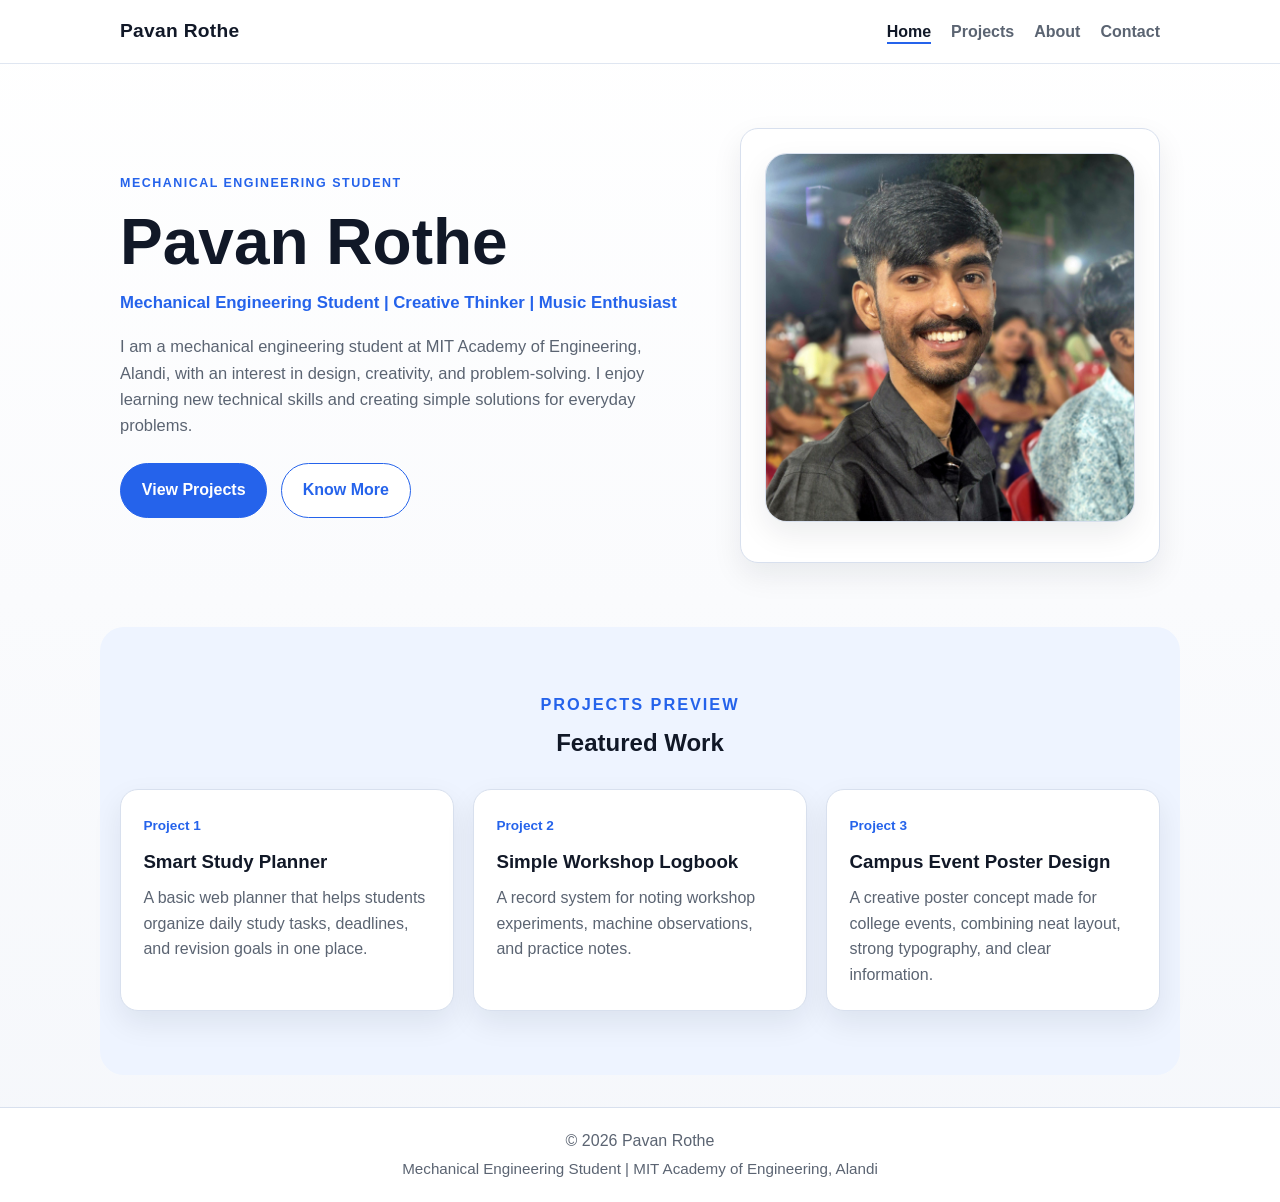
<file: index.html>
<!DOCTYPE html>
<html lang="en">
<head>
    <meta charset="UTF-8">
    <meta name="viewport" content="width=device-width, initial-scale=1.0">
    <title>Pavan Rothe | Portfolio</title>
    <link rel="stylesheet" href="style.css">
</head>
<body>
    <!-- Navigation -->
    <header class="site-header">
        <nav class="navbar">
            <div class="nav-container">
                <a class="brand" href="index.html">Pavan Rothe</a>
                <ul class="nav-menu">
                    <li><a href="index.html" class="nav-link active">Home</a></li>
                    <li><a href="projects.html" class="nav-link">Projects</a></li>
                    <li><a href="about.html" class="nav-link">About</a></li>
                    <li><a href="contact.html" class="nav-link">Contact</a></li>
                </ul>
            </div>
        </nav>
    </header>

    <main>
        <!-- Hero Section -->
        <section class="hero section">
            <div class="hero-grid">
                <div class="hero-content">
                    <p class="eyebrow">Mechanical Engineering Student</p>
                    <h1>Pavan Rothe</h1>
                    <p class="tagline">Mechanical Engineering Student | Creative Thinker | Music Enthusiast</p>
                    <p class="lead">
                        I am a mechanical engineering student at MIT Academy of Engineering, Alandi, with an interest in design, creativity, and problem-solving. I enjoy learning new technical skills and creating simple solutions for everyday problems.
                    </p>
                    <div class="hero-actions">
                        <a class="button" href="#projects">View Projects</a>
                        <a class="button button-outline" href="about.html">Know More</a>
                    </div>
                </div>

                <div class="hero-card">
                    <img class="profile-photo" src="WhatsApp%20Image%202026-05-06%20at%209.01.46%20PM.jpeg" alt="Pavan Rothe profile photo">
                    
                    <ul class="mini-list">
                    
                    </ul>
                </div>
            </div>
        </section>

        <!-- Featured Projects Preview -->
        <section class="section section-soft" id="projects">
            <div class="section-header">
                <p class="eyebrow">Projects Preview</p>
                <h2>Featured Work</h2>
            
            </div>

            <div class="card-grid">
                <article class="card">
                    <span class="card-tag">Project 1</span>
                    <h3>Smart Study Planner</h3>
                    <p>A basic web planner that helps students organize daily study tasks, deadlines, and revision goals in one place.</p>
                </article>

                <article class="card">
                    <span class="card-tag">Project 2</span>
                    <h3>Simple Workshop Logbook</h3>
                    <p>A record system for noting workshop experiments, machine observations, and practice notes.</p>
                </article>

                <article class="card">
                    <span class="card-tag">Project 3</span>
                    <h3>Campus Event Poster Design</h3>
                    <p>A creative poster concept made for college events, combining neat layout, strong typography, and clear information.</p>
                </article>
            </div>
        </section>
    </main>

    <!-- Footer -->
    <footer class="site-footer">
        <div class="footer-content">
            <p>© 2026 Pavan Rothe</p>
            <p>Mechanical Engineering Student | MIT Academy of Engineering, Alandi</p>
        </div>
    </footer>
</body>
</html>
</file>
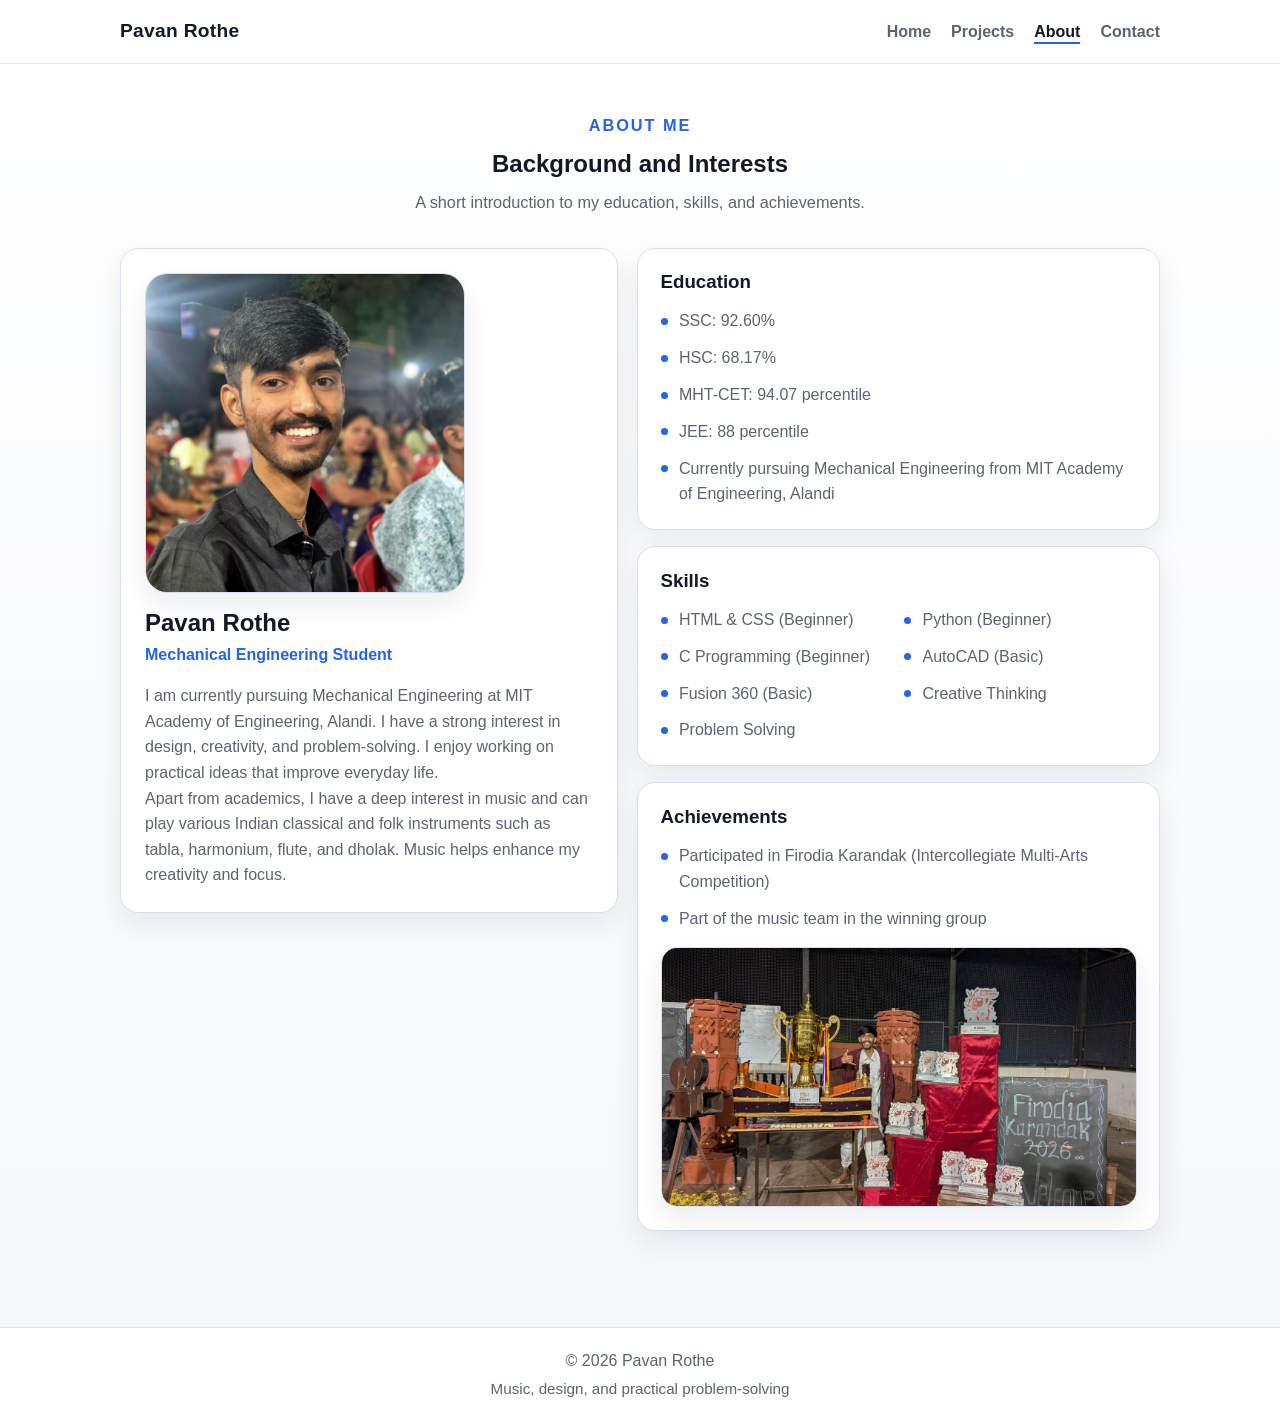
<file: about.html>
<!DOCTYPE html>
<html lang="en">
<head>
    <meta charset="UTF-8">
    <meta name="viewport" content="width=device-width, initial-scale=1.0">
    <title>About | Pavan Rothe</title>
    <link rel="stylesheet" href="style.css">
</head>
<body>
    <header class="site-header">
        <nav class="navbar">
            <div class="nav-container">
                <a class="brand" href="index.html">Pavan Rothe</a>
                <ul class="nav-menu">
                    <li><a href="index.html" class="nav-link">Home</a></li>
                    <li><a href="projects.html" class="nav-link">Projects</a></li>
                    <li><a href="about.html" class="nav-link active">About</a></li>
                    <li><a href="contact.html" class="nav-link">Contact</a></li>
                </ul>
            </div>
        </nav>
    </header>

    <main>
        <section class="section page-hero">
            <div class="section-header">
                <p class="eyebrow">About Me</p>
                <h1>Background and Interests</h1>
                <p>A short introduction to my education, skills, and achievements.</p>
            </div>

            <div class="about-layout">
                <article class="profile-card">
                    <img class="profile-photo profile-photo-large" src="WhatsApp%20Image%202026-05-06%20at%209.01.46%20PM.jpeg" alt="Pavan Rothe profile photo">
                    <h2>Pavan Rothe</h2>
                    <p class="subtitle">Mechanical Engineering Student</p>
                    <p>
                        I am currently pursuing Mechanical Engineering at MIT Academy of Engineering, Alandi. I have a strong interest in design, creativity, and problem-solving. I enjoy working on practical ideas that improve everyday life.
                    </p>
                    <p>
                        Apart from academics, I have a deep interest in music and can play various Indian classical and folk instruments such as tabla, harmonium, flute, and dholak. Music helps enhance my creativity and focus.
                    </p>
                </article>

                <div class="info-stack">
                    <article class="card info-card">
                        <h3>Education</h3>
                        <ul class="bullets">
                            <li>SSC: 92.60%</li>
                            <li>HSC: 68.17%</li>
                            <li>MHT-CET: 94.07 percentile</li>
                            <li>JEE: 88 percentile</li>
                            <li>Currently pursuing Mechanical Engineering from MIT Academy of Engineering, Alandi</li>
                        </ul>
                    </article>

                    <article class="card info-card">
                        <h3>Skills</h3>
                        <ul class="bullets two-column">
                            <li>HTML & CSS (Beginner)</li>
                            <li>Python (Beginner)</li>
                            <li>C Programming (Beginner)</li>
                            <li>AutoCAD (Basic)</li>
                            <li>Fusion 360 (Basic)</li>
                            <li>Creative Thinking</li>
                            <li>Problem Solving</li>
                        </ul>
                    </article>

                    <article class="card info-card">
                        <h3>Achievements</h3>
                        <ul class="bullets">
                            <li>Participated in Firodia Karandak (Intercollegiate Multi-Arts Competition)</li>
                            <li>Part of the music team in the winning group</li>
                        </ul>
                        <img class="achievement-photo" src="WhatsApp%20Image%202026-04-24%20at%209.06.42%20PM.jpeg" alt="Firodia Karandak achievement photo">
                    </article>
                </div>
            </div>
        </section>
    </main>

    <footer class="site-footer">
        <div class="footer-content">
            <p>© 2026 Pavan Rothe</p>
            <p>Music, design, and practical problem-solving</p>
        </div>
    </footer>
</body>
</html>
</file>
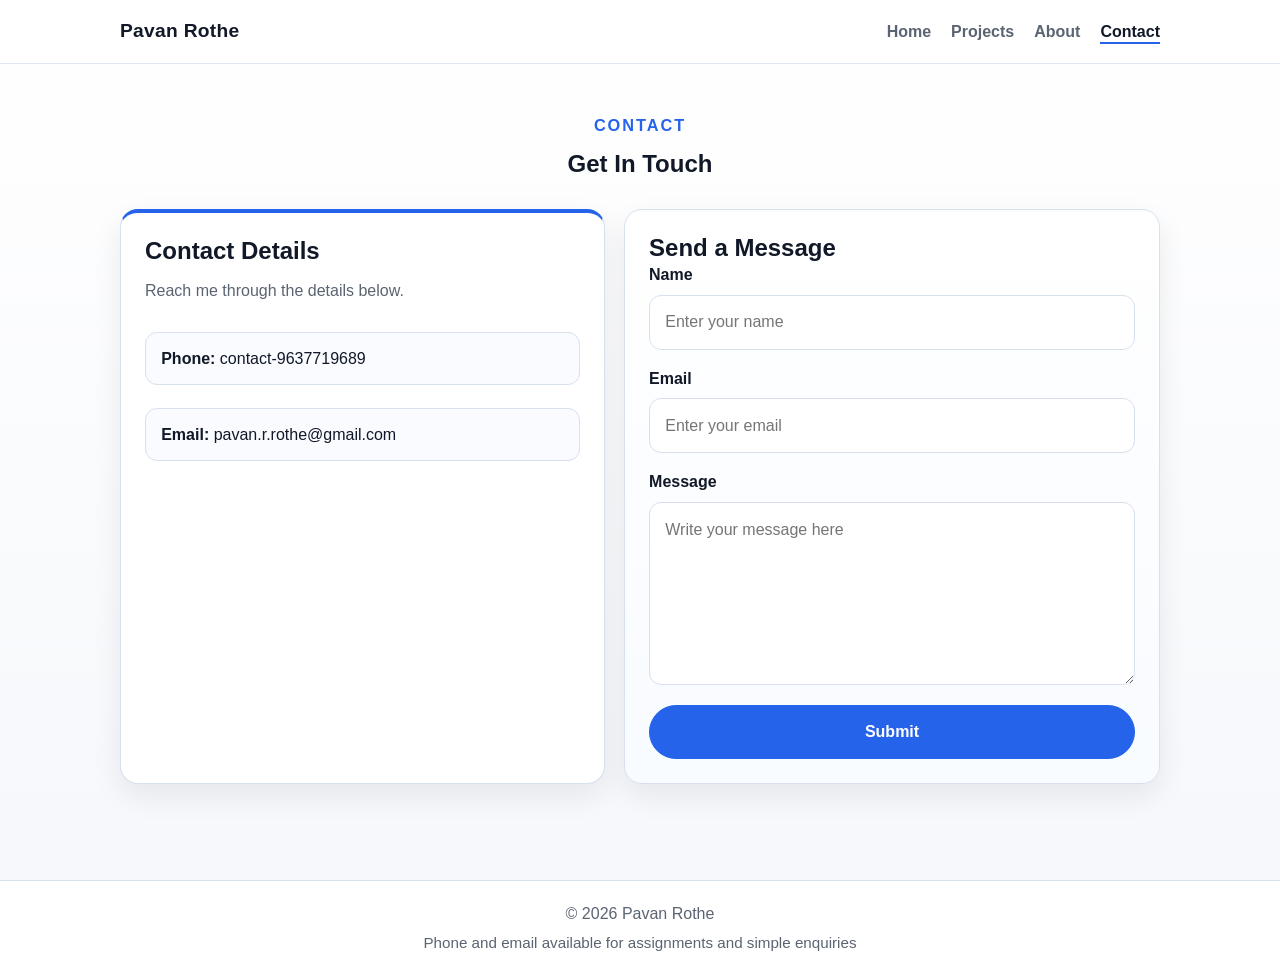
<file: contact.html>
<!DOCTYPE html>
<html lang="en">
<head>
    <meta charset="UTF-8">
    <meta name="viewport" content="width=device-width, initial-scale=1.0">
    <title>Contact | Pavan Rothe</title>
    <link rel="stylesheet" href="style.css">
</head>
<body>
    <header class="site-header">
        <nav class="navbar">
            <div class="nav-container">
                <a class="brand" href="index.html">Pavan Rothe</a>
                <ul class="nav-menu">
                    <li><a href="index.html" class="nav-link">Home</a></li>
                    <li><a href="projects.html" class="nav-link">Projects</a></li>
                    <li><a href="about.html" class="nav-link">About</a></li>
                    <li><a href="contact.html" class="nav-link active">Contact</a></li>
                </ul>
            </div>
        </nav>
    </header>

    <main>
        <section class="section page-hero contact-page">
            <div class="section-header">
                <p class="eyebrow">Contact</p>
                <h1>Get In Touch</h1>
               
            </div>

            <div class="contact-grid">
                <article class="card contact-card">
                    <h2>Contact Details</h2>
                    <p class="contact-summary">Reach me through the details below.</p>

                    <div class="contact-lines">
                        <p><strong>Phone:</strong> contact-9637719689</p>
                        <p><strong>Email:</strong> pavan.r.rothe@gmail.com</p>
                    </div>
                </article>

                <form class="card contact-form" action="#" method="post">
                    <h2>Send a Message</h2>
                    <div class="form-group">
                        <label for="name">Name</label>
                        <input type="text" id="name" name="name" placeholder="Enter your name">
                    </div>

                    <div class="form-group">
                        <label for="email">Email</label>
                        <input type="email" id="email" name="email" placeholder="Enter your email">
                    </div>

                    <div class="form-group">
                        <label for="message">Message</label>
                        <textarea id="message" name="message" rows="6" placeholder="Write your message here"></textarea>
                    </div>

                    <button type="submit" class="button">Submit</button>
                </form>
            </div>
        </section>
    </main>

    <footer class="site-footer">
        <div class="footer-content">
            <p>© 2026 Pavan Rothe</p>
            <p>Phone and email available for assignments and simple enquiries</p>
        </div>
    </footer>
</body>
</html>
</file>
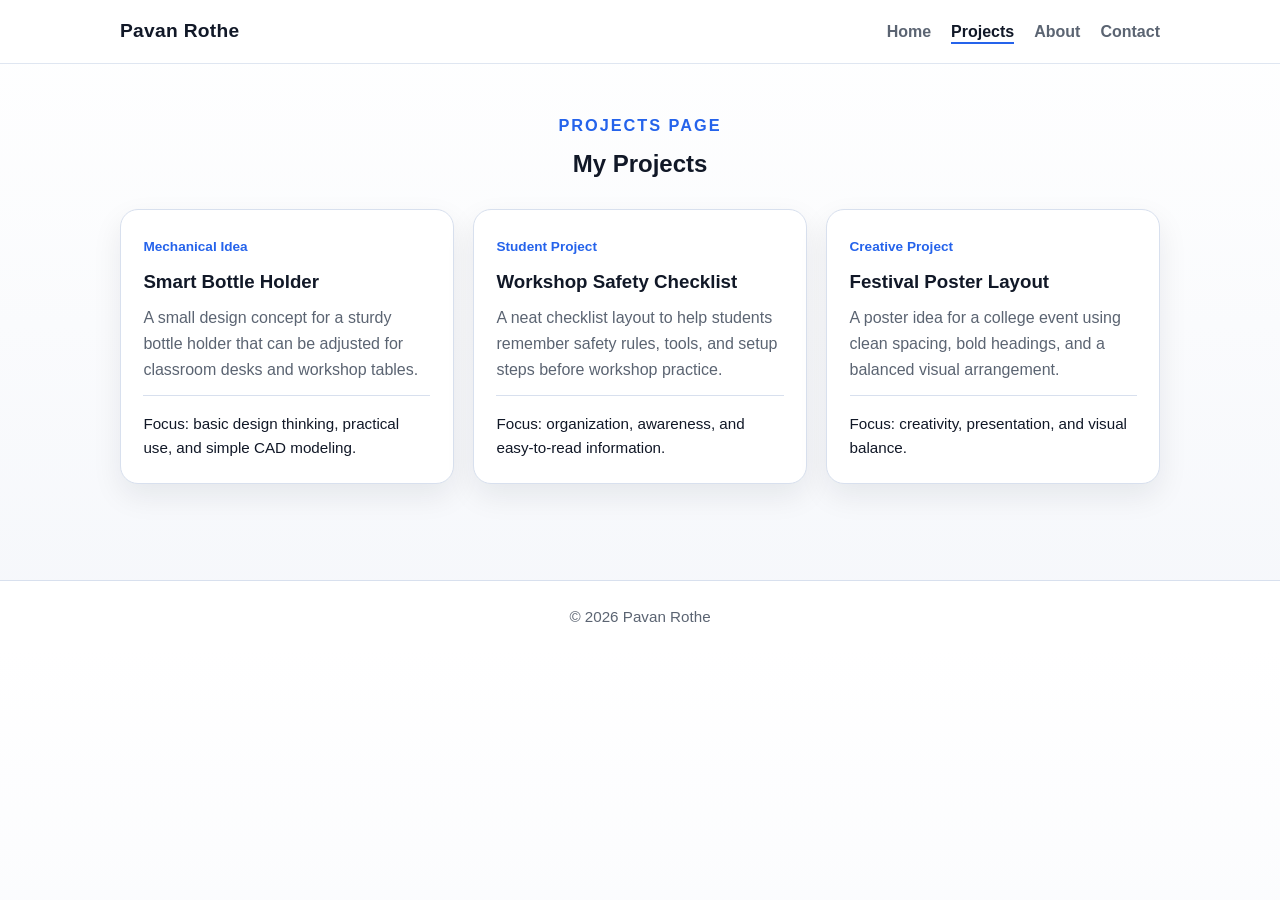
<file: projects.html>
<!DOCTYPE html>
<html lang="en">
<head>
    <meta charset="UTF-8">
    <meta name="viewport" content="width=device-width, initial-scale=1.0">
    <title>Projects | Pavan Rothe</title>
    <link rel="stylesheet" href="style.css">
</head>
<body>
    <header class="site-header">
        <nav class="navbar">
            <div class="nav-container">
                <a class="brand" href="index.html">Pavan Rothe</a>
                <ul class="nav-menu">
                    <li><a href="index.html" class="nav-link">Home</a></li>
                    <li><a href="projects.html" class="nav-link active">Projects</a></li>
                    <li><a href="about.html" class="nav-link">About</a></li>
                    <li><a href="contact.html" class="nav-link">Contact</a></li>
                </ul>
            </div>
        </nav>
    </header>

    <main>
        <section class="section page-hero">
            <div class="section-header">
                <p class="eyebrow">Projects Page</p>
                <h1>My Projects</h1>
               
            </div>

            <div class="card-grid projects-page-grid">
                <article class="card project-card">
                    <span class="card-tag">Mechanical Idea</span>
                    <h3>Smart Bottle Holder</h3>
                    <p>A small design concept for a sturdy bottle holder that can be adjusted for classroom desks and workshop tables.</p>
                    <p class="card-note">Focus: basic design thinking, practical use, and simple CAD modeling.</p>
                </article>

                <article class="card project-card">
                    <span class="card-tag">Student Project</span>
                    <h3>Workshop Safety Checklist</h3>
                    <p>A neat checklist layout to help students remember safety rules, tools, and setup steps before workshop practice.</p>
                    <p class="card-note">Focus: organization, awareness, and easy-to-read information.</p>
                </article>

                <article class="card project-card">
                    <span class="card-tag">Creative Project</span>
                    <h3>Festival Poster Layout</h3>
                    <p>A poster idea for a college event using clean spacing, bold headings, and a balanced visual arrangement.</p>
                    <p class="card-note">Focus: creativity, presentation, and visual balance.</p>
                </article>
            </div>
        </section>
    </main>

    <footer class="site-footer">
        <div class="footer-content">
            <p>© 2026 Pavan Rothe</p>
            
        </div>
    </footer>
</body>
</html>
</file>
<file: style.css>
* {
    margin: 0;
    padding: 0;
    box-sizing: border-box;
}

:root {
    --bg: #f5f7fb;
    --surface: #ffffff;
    --surface-soft: #eef4ff;
    --text: #111827;
    --muted: #5b6472;
    --border: #d8e0ee;
    --accent: #2563eb;
    --accent-dark: #1d4ed8;
    --shadow: 0 12px 30px rgba(17, 24, 39, 0.08);
    --max-width: 1080px;
    --radius: 18px;
}

html {
    scroll-behavior: smooth;
}

body {
    font-family: "Segoe UI", Arial, sans-serif;
    background: linear-gradient(180deg, #ffffff 0%, var(--bg) 100%);
    color: var(--text);
    line-height: 1.6;
}

img {
    max-width: 100%;
    display: block;
}

a {
    color: inherit;
    text-decoration: none;
}

button,
input,
textarea {
    font: inherit;
}

h1,
h2,
h3 {
    line-height: 1.15;
}

p {
    color: var(--muted);
}

.site-header {
    position: sticky;
    top: 0;
    z-index: 100;
    background: rgba(255, 255, 255, 0.9);
    backdrop-filter: blur(10px);
    border-bottom: 1px solid rgba(216, 224, 238, 0.8);
}

.navbar {
    max-width: var(--max-width);
    margin: 0 auto;
    padding: 1rem 1.25rem;
}

.nav-container {
    display: flex;
    align-items: center;
    justify-content: space-between;
    gap: 1rem;
}

.brand {
    font-size: 1.2rem;
    font-weight: 700;
    letter-spacing: 0.3px;
}

.nav-menu {
    list-style: none;
    display: flex;
    flex-wrap: wrap;
    gap: 1.25rem;
}

.nav-link {
    position: relative;
    font-weight: 600;
    color: var(--muted);
    padding-bottom: 0.25rem;
}

.nav-link::after {
    content: "";
    position: absolute;
    left: 0;
    bottom: 0;
    width: 0;
    height: 2px;
    background: var(--accent);
    transition: width 0.2s ease;
}

.nav-link:hover,
.nav-link.active {
    color: var(--text);
}

.nav-link:hover::after,
.nav-link.active::after {
    width: 100%;
}

.section {
    max-width: var(--max-width);
    margin: 0 auto;
    padding: 4rem 1.25rem;
    scroll-margin-top: 90px;
}

.section-soft {
    background: var(--surface-soft);
    border-radius: calc(var(--radius) + 6px);
    margin-top: 0;
    margin-bottom: 0;
}

.page-hero {
    padding-top: 3rem;
}

.section-header {
    text-align: center;
    max-width: 720px;
    margin: 0 auto 2rem;
}

.section-header h1,
.section-header h2 {
    margin-bottom: 0.75rem;
    color: var(--text);
}

.section-header p {
    font-size: 1.02rem;
}

.eyebrow {
    color: var(--accent);
    font-weight: 700;
    text-transform: uppercase;
    letter-spacing: 0.12em;
    font-size: 0.78rem;
    margin-bottom: 0.75rem;
}

.hero-grid {
    display: grid;
    grid-template-columns: 1.35fr 0.95fr;
    gap: 1.5rem;
    align-items: center;
}

.hero-content h1 {
    font-size: clamp(2.3rem, 5vw, 4rem);
    margin-bottom: 0.7rem;
}

.tagline {
    font-size: 1.05rem;
    font-weight: 600;
    color: var(--accent);
    margin-bottom: 1rem;
}

.lead {
    font-size: 1.03rem;
    max-width: 62ch;
}

.hero-actions {
    display: flex;
    flex-wrap: wrap;
    gap: 0.85rem;
    margin-top: 1.5rem;
}

.button {
    display: inline-flex;
    align-items: center;
    justify-content: center;
    min-height: 48px;
    padding: 0.85rem 1.3rem;
    border-radius: 999px;
    background: var(--accent);
    color: #fff;
    font-weight: 700;
    border: 1px solid var(--accent);
    transition: transform 0.2s ease, background 0.2s ease, border-color 0.2s ease;
}

.button:hover {
    transform: translateY(-2px);
    background: var(--accent-dark);
    border-color: var(--accent-dark);
    color: #fff;
}

.button-outline {
    background: #fff;
    color: var(--accent);
}

.button-outline:hover {
    background: var(--surface-soft);
    color: var(--accent-dark);
}

.hero-card,
.profile-card,
.card,
.contact-card,
.contact-form {
    background: var(--surface);
    border: 1px solid var(--border);
    border-radius: var(--radius);
    box-shadow: var(--shadow);
}

.hero-card {
    padding: 1.5rem;
}

.profile-photo {
    width: 100%;
    aspect-ratio: 1 / 1;
    object-fit: cover;
    border-radius: 22px;
    border: 1px solid var(--border);
    box-shadow: var(--shadow);
    margin-bottom: 1rem;
    background: #eef2ff;
}

.profile-photo-large {
    max-width: 320px;
}

.profile-badge {
    width: 76px;
    height: 76px;
    border-radius: 20px;
    display: grid;
    place-items: center;
    background: var(--accent);
    color: #fff;
    font-size: 1.35rem;
    font-weight: 800;
    margin-bottom: 1rem;
}

.profile-badge-lg {
    width: 88px;
    height: 88px;
    margin-bottom: 1.25rem;
}

.hero-card h2,
.profile-card h2,
.card h3,
.contact-card h2,
.contact-form h2 {
    color: var(--text);
}

.mini-list,
.bullets {
    list-style: none;
    display: grid;
    gap: 0.7rem;
    margin-top: 1rem;
}

.mini-list li,
.bullets li {
    position: relative;
    padding-left: 1.15rem;
    color: var(--muted);
}

.mini-list li::before,
.bullets li::before {
    content: "";
    position: absolute;
    left: 0;
    top: 0.6rem;
    width: 7px;
    height: 7px;
    border-radius: 50%;
    background: var(--accent);
}

.card-grid {
    display: grid;
    grid-template-columns: repeat(3, minmax(0, 1fr));
    gap: 1.2rem;
}

.card {
    padding: 1.4rem;
}

.card-tag {
    display: inline-block;
    margin-bottom: 0.85rem;
    color: var(--accent);
    font-weight: 700;
    font-size: 0.85rem;
}

.card p {
    margin-top: 0.8rem;
}

.card-note {
    font-size: 0.95rem;
    color: var(--text);
    margin-top: 1rem;
    padding-top: 1rem;
    border-top: 1px solid var(--border);
}

.projects-page-grid .project-card {
    min-height: 100%;
}

.about-layout {
    display: grid;
    grid-template-columns: 1fr 1.05fr;
    gap: 1.2rem;
    align-items: start;
}

.profile-card {
    padding: 1.5rem;
}

.subtitle {
    color: var(--accent);
    font-weight: 600;
    margin: 0.35rem 0 1rem;
}

.info-stack {
    display: grid;
    gap: 1rem;
}

.info-card h3 {
    margin-bottom: 0.85rem;
}

.achievement-photo {
    width: 100%;
    max-height: 260px;
    object-fit: cover;
    border-radius: 16px;
    border: 1px solid var(--border);
    box-shadow: var(--shadow);
    margin-top: 1rem;
}

.two-column {
    grid-template-columns: repeat(2, minmax(0, 1fr));
}

.contact-grid {
    display: grid;
    grid-template-columns: 0.95fr 1.05fr;
    gap: 1.2rem;
}

.contact-card,
.contact-form {
    padding: 1.5rem;
}

.contact-page .contact-card {
    border-top: 4px solid var(--accent);
}

.contact-page .contact-form {
    background: linear-gradient(180deg, #ffffff 0%, #f8fbff 100%);
}

.contact-summary {
    margin-top: 0.35rem;
}

.contact-lines {
    margin-top: 1rem;
    display: grid;
    gap: 0.6rem;
}

.contact-lines p {
    padding: 0.8rem 0.95rem;
    border: 1px solid var(--border);
    border-radius: 12px;
    background: #f9fbff;
    color: var(--text);
}

.form-group {
    display: grid;
    gap: 0.45rem;
    margin-bottom: 1rem;
}

.form-group label {
    font-weight: 600;
    color: var(--text);
}

.form-group input,
.form-group textarea {
    width: 100%;
    border: 1px solid var(--border);
    border-radius: 12px;
    padding: 0.85rem 0.95rem;
    background: #fff;
    color: var(--text);
}

.form-group input:focus,
.form-group textarea:focus {
    outline: 2px solid rgba(37, 99, 235, 0.18);
    border-color: var(--accent);
}

.form-group input:hover,
.form-group textarea:hover {
    border-color: rgba(37, 99, 235, 0.45);
}

.form-group textarea {
    resize: vertical;
    min-height: 150px;
}

.contact-form .button {
    width: 100%;
    margin-top: 0.25rem;
}

.site-footer {
    border-top: 1px solid var(--border);
    background: #fff;
    margin-top: 2rem;
}

.footer-content {
    max-width: var(--max-width);
    margin: 0 auto;
    padding: 1.25rem;
    text-align: center;
}

.footer-content p:last-child {
    margin-top: 0.25rem;
    font-size: 0.95rem;
}

@media (max-width: 900px) {
    .hero-grid,
    .about-layout,
    .contact-grid,
    .card-grid {
        grid-template-columns: 1fr;
    }

    .section {
        padding: 3rem 1rem;
    }
}

@media (max-width: 640px) {
    .nav-container {
        flex-direction: column;
        align-items: flex-start;
    }

    .nav-menu {
        gap: 1rem;
    }

    .hero-actions {
        flex-direction: column;
        align-items: stretch;
    }

    .button {
        width: 100%;
    }

    .two-column {
        grid-template-columns: 1fr;
    }
}
</file>
